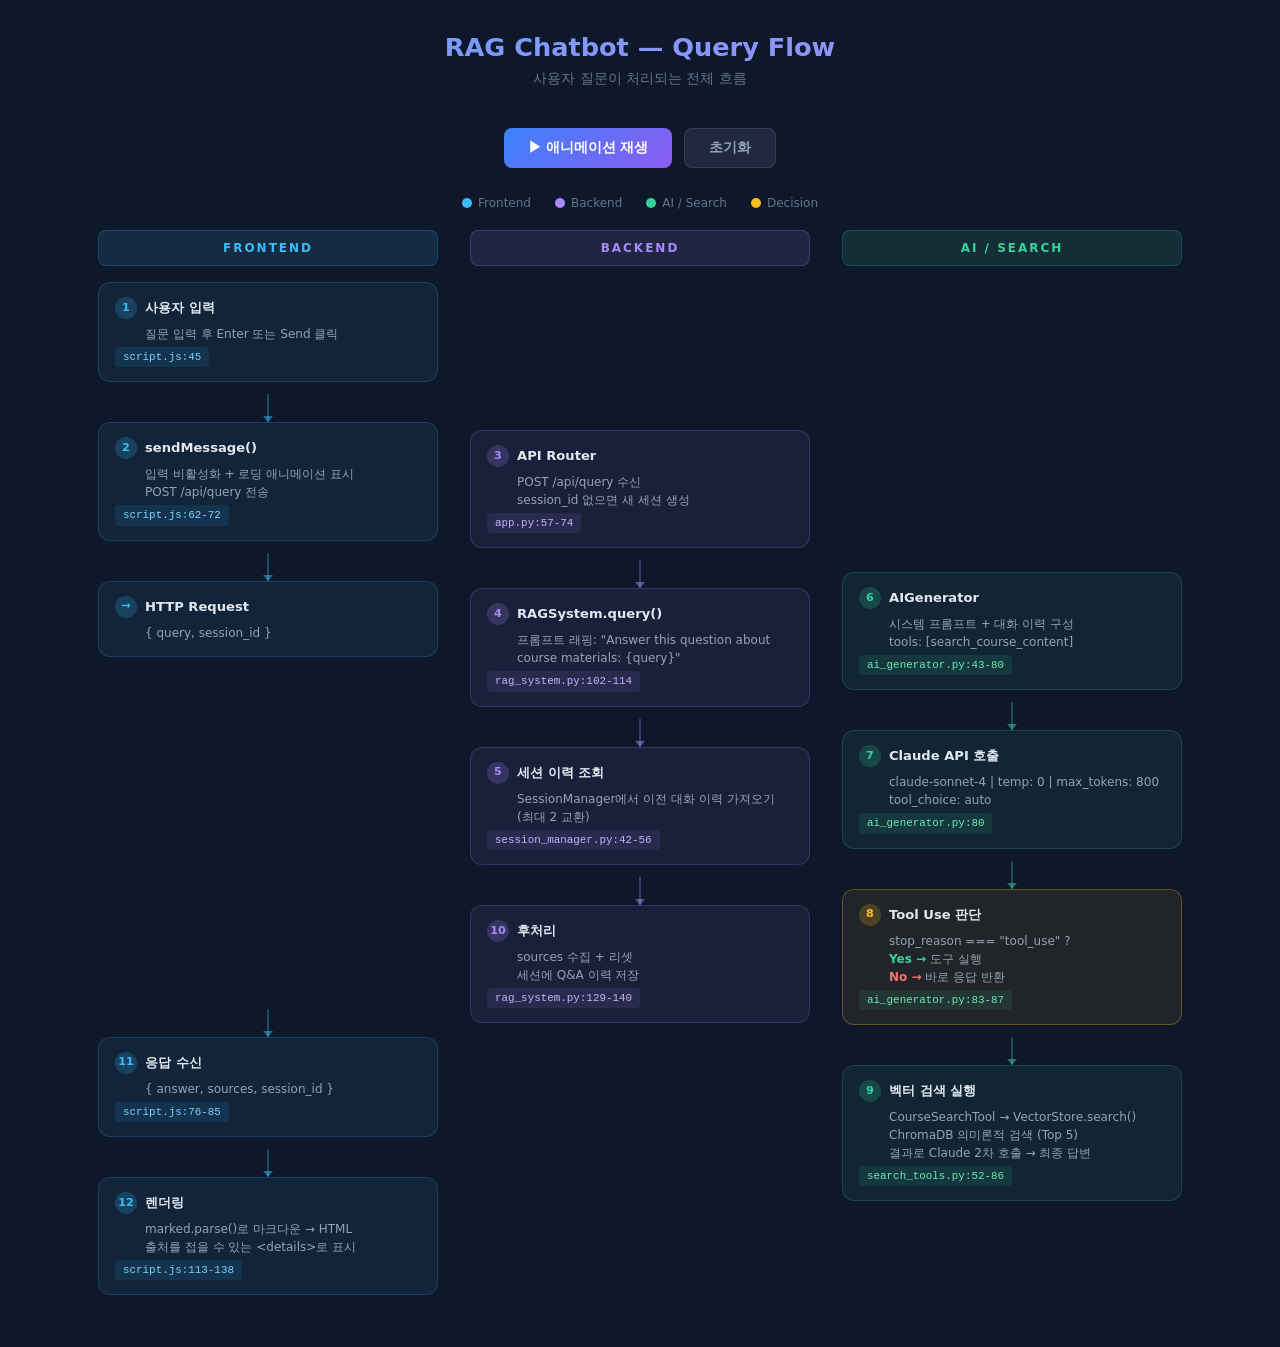
<file: docs/query-flow-diagram.html>
<!DOCTYPE html>
<html lang="en">
<head>
  <meta charset="UTF-8">
  <meta name="viewport" content="width=device-width, initial-scale=1.0">
  <title>RAG Query Flow Diagram</title>
  <style>
    * { margin: 0; padding: 0; box-sizing: border-box; }

    body {
      background: #0f172a;
      color: #e2e8f0;
      font-family: 'Segoe UI', system-ui, -apple-system, sans-serif;
      min-height: 100vh;
      overflow-x: hidden;
    }

    h1 {
      text-align: center;
      padding: 32px 16px 8px;
      font-size: 1.6rem;
      font-weight: 700;
      background: linear-gradient(135deg, #60a5fa, #a78bfa);
      -webkit-background-clip: text;
      -webkit-text-fill-color: transparent;
    }

    .subtitle {
      text-align: center;
      color: #64748b;
      font-size: 0.85rem;
      margin-bottom: 24px;
    }

    /* 레이아웃 */
    .diagram {
      display: flex;
      justify-content: center;
      gap: 32px;
      padding: 0 24px 40px;
      max-width: 1200px;
      margin: 0 auto;
    }

    .lane {
      flex: 1;
      max-width: 340px;
      position: relative;
    }

    .lane-header {
      text-align: center;
      font-size: 0.75rem;
      font-weight: 600;
      text-transform: uppercase;
      letter-spacing: 2px;
      padding: 10px 0;
      margin-bottom: 16px;
      border-radius: 8px;
    }

    .lane-frontend .lane-header {
      background: rgba(56, 189, 248, 0.12);
      color: #38bdf8;
      border: 1px solid rgba(56, 189, 248, 0.2);
    }

    .lane-backend .lane-header {
      background: rgba(167, 139, 250, 0.12);
      color: #a78bfa;
      border: 1px solid rgba(167, 139, 250, 0.2);
    }

    .lane-ai .lane-header {
      background: rgba(52, 211, 153, 0.12);
      color: #34d399;
      border: 1px solid rgba(52, 211, 153, 0.2);
    }

    /* 노드 */
    .node {
      position: relative;
      padding: 14px 16px;
      border-radius: 12px;
      margin-bottom: 12px;
      font-size: 0.82rem;
      line-height: 1.5;
      cursor: pointer;
      transition: all 0.3s ease;
      opacity: 0;
      transform: translateY(20px);
    }

    .node.visible {
      opacity: 1;
      transform: translateY(0);
    }

    .node:hover {
      transform: translateY(-2px) scale(1.02);
      z-index: 10;
    }

    .node .step-num {
      display: inline-flex;
      align-items: center;
      justify-content: center;
      width: 22px;
      height: 22px;
      border-radius: 50%;
      font-size: 0.7rem;
      font-weight: 700;
      margin-right: 8px;
      flex-shrink: 0;
    }

    .node .title {
      font-weight: 600;
      display: flex;
      align-items: center;
    }

    .node .detail {
      margin-top: 6px;
      font-size: 0.75rem;
      color: #94a3b8;
      padding-left: 30px;
    }

    .node .file-ref {
      display: inline-block;
      margin-top: 4px;
      font-size: 0.68rem;
      padding: 2px 8px;
      border-radius: 4px;
      font-family: 'SF Mono', 'Fira Code', monospace;
    }

    /* 프론트엔드 노드 */
    .lane-frontend .node {
      background: rgba(56, 189, 248, 0.08);
      border: 1px solid rgba(56, 189, 248, 0.2);
    }

    .lane-frontend .node:hover {
      border-color: rgba(56, 189, 248, 0.5);
      box-shadow: 0 4px 20px rgba(56, 189, 248, 0.15);
    }

    .lane-frontend .step-num {
      background: rgba(56, 189, 248, 0.2);
      color: #38bdf8;
    }

    .lane-frontend .file-ref {
      background: rgba(56, 189, 248, 0.1);
      color: #7dd3fc;
    }

    /* 백엔드 노드 */
    .lane-backend .node {
      background: rgba(167, 139, 250, 0.08);
      border: 1px solid rgba(167, 139, 250, 0.2);
    }

    .lane-backend .node:hover {
      border-color: rgba(167, 139, 250, 0.5);
      box-shadow: 0 4px 20px rgba(167, 139, 250, 0.15);
    }

    .lane-backend .step-num {
      background: rgba(167, 139, 250, 0.2);
      color: #a78bfa;
    }

    .lane-backend .file-ref {
      background: rgba(167, 139, 250, 0.1);
      color: #c4b5fd;
    }

    /* AI 노드 */
    .lane-ai .node {
      background: rgba(52, 211, 153, 0.08);
      border: 1px solid rgba(52, 211, 153, 0.2);
    }

    .lane-ai .node:hover {
      border-color: rgba(52, 211, 153, 0.5);
      box-shadow: 0 4px 20px rgba(52, 211, 153, 0.15);
    }

    .lane-ai .step-num {
      background: rgba(52, 211, 153, 0.2);
      color: #34d399;
    }

    .lane-ai .file-ref {
      background: rgba(52, 211, 153, 0.1);
      color: #6ee7b7;
    }

    /* 분기 노드 */
    .node.decision {
      background: rgba(251, 191, 36, 0.08);
      border: 1px solid rgba(251, 191, 36, 0.3);
    }

    .node.decision:hover {
      border-color: rgba(251, 191, 36, 0.6);
      box-shadow: 0 4px 20px rgba(251, 191, 36, 0.15);
    }

    .node.decision .step-num {
      background: rgba(251, 191, 36, 0.2);
      color: #fbbf24;
    }

    /* 화살표 커넥터 */
    .connector {
      display: flex;
      align-items: center;
      justify-content: center;
      height: 28px;
      position: relative;
      opacity: 0;
      transition: opacity 0.4s ease;
    }

    .connector.visible { opacity: 1; }

    .connector .arrow {
      width: 2px;
      height: 100%;
      position: relative;
    }

    .lane-frontend .connector .arrow { background: rgba(56, 189, 248, 0.3); }
    .lane-backend .connector .arrow { background: rgba(167, 139, 250, 0.3); }
    .lane-ai .connector .arrow { background: rgba(52, 211, 153, 0.3); }

    .connector .arrow::after {
      content: '';
      position: absolute;
      bottom: 0;
      left: 50%;
      transform: translateX(-50%);
      border-left: 5px solid transparent;
      border-right: 5px solid transparent;
    }

    .lane-frontend .connector .arrow::after { border-top: 6px solid rgba(56, 189, 248, 0.5); }
    .lane-backend .connector .arrow::after { border-top: 6px solid rgba(167, 139, 250, 0.5); }
    .lane-ai .connector .arrow::after { border-top: 6px solid rgba(52, 211, 153, 0.5); }

    /* 크로스-레인 화살표 */
    .cross-arrow {
      position: absolute;
      height: 2px;
      opacity: 0;
      transition: opacity 0.5s ease;
      z-index: 5;
    }

    .cross-arrow.visible { opacity: 1; }

    .cross-arrow .line {
      height: 100%;
      width: 100%;
      position: relative;
    }

    .cross-arrow .label {
      position: absolute;
      top: -18px;
      left: 50%;
      transform: translateX(-50%);
      font-size: 0.65rem;
      white-space: nowrap;
      padding: 2px 8px;
      border-radius: 4px;
      font-family: 'SF Mono', 'Fira Code', monospace;
    }

    .cross-arrow.to-right .line::after {
      content: '';
      position: absolute;
      right: -1px;
      top: 50%;
      transform: translateY(-50%);
      border-top: 5px solid transparent;
      border-bottom: 5px solid transparent;
    }

    .cross-arrow.to-left .line::after {
      content: '';
      position: absolute;
      left: -1px;
      top: 50%;
      transform: translateY(-50%);
      border-top: 5px solid transparent;
      border-bottom: 5px solid transparent;
    }

    /* 데이터 패킷 애니메이션 */
    .packet {
      position: absolute;
      width: 8px;
      height: 8px;
      border-radius: 50%;
      pointer-events: none;
      z-index: 20;
    }

    /* 활성 상태 강조 */
    .node.active {
      box-shadow: 0 0 20px rgba(255, 255, 255, 0.1);
    }

    .lane-frontend .node.active { box-shadow: 0 0 25px rgba(56, 189, 248, 0.3); }
    .lane-backend .node.active { box-shadow: 0 0 25px rgba(167, 139, 250, 0.3); }
    .lane-ai .node.active { box-shadow: 0 0 25px rgba(52, 211, 153, 0.3); }
    .node.decision.active { box-shadow: 0 0 25px rgba(251, 191, 36, 0.3); }

    /* 컨트롤 */
    .controls {
      display: flex;
      justify-content: center;
      gap: 12px;
      padding: 16px;
    }

    .controls button {
      padding: 10px 24px;
      border-radius: 8px;
      border: none;
      font-size: 0.85rem;
      font-weight: 600;
      cursor: pointer;
      transition: all 0.2s ease;
    }

    .btn-play {
      background: linear-gradient(135deg, #3b82f6, #8b5cf6);
      color: white;
    }

    .btn-play:hover { transform: translateY(-1px); box-shadow: 0 4px 15px rgba(99, 102, 241, 0.4); }

    .btn-reset {
      background: rgba(100, 116, 139, 0.2);
      color: #94a3b8;
      border: 1px solid rgba(100, 116, 139, 0.3) !important;
    }

    .btn-reset:hover { background: rgba(100, 116, 139, 0.3); }

    /* SVG 오버레이 */
    .svg-overlay {
      position: absolute;
      top: 0;
      left: 0;
      width: 100%;
      height: 100%;
      pointer-events: none;
      z-index: 5;
    }

    .svg-overlay path {
      fill: none;
      stroke-width: 2;
      stroke-dasharray: 6 4;
      opacity: 0;
      transition: opacity 0.5s ease;
    }

    .svg-overlay path.visible { opacity: 0.6; }

    .svg-overlay .arrow-marker {
      fill: currentColor;
    }

    /* 범례 */
    .legend {
      display: flex;
      justify-content: center;
      gap: 24px;
      padding: 12px;
      margin-bottom: 8px;
    }

    .legend-item {
      display: flex;
      align-items: center;
      gap: 6px;
      font-size: 0.75rem;
      color: #64748b;
    }

    .legend-dot {
      width: 10px;
      height: 10px;
      border-radius: 50%;
    }

    /* 반응형 */
    @media (max-width: 900px) {
      .diagram { flex-direction: column; align-items: center; }
      .lane { max-width: 100%; width: 100%; }
    }
  </style>
</head>
<body>
  <h1>RAG Chatbot — Query Flow</h1>
  <p class="subtitle">사용자 질문이 처리되는 전체 흐름</p>

  <div class="controls">
    <button class="btn-play" onclick="playAnimation()">&#9654; 애니메이션 재생</button>
    <button class="btn-reset" onclick="resetAnimation()">초기화</button>
  </div>

  <div class="legend">
    <div class="legend-item"><div class="legend-dot" style="background:#38bdf8"></div> Frontend</div>
    <div class="legend-item"><div class="legend-dot" style="background:#a78bfa"></div> Backend</div>
    <div class="legend-item"><div class="legend-dot" style="background:#34d399"></div> AI / Search</div>
    <div class="legend-item"><div class="legend-dot" style="background:#fbbf24"></div> Decision</div>
  </div>

  <div class="diagram" id="diagram">
    <!-- Frontend Lane -->
    <div class="lane lane-frontend">
      <div class="lane-header">Frontend</div>

      <div class="node" data-step="1">
        <div class="title"><span class="step-num">1</span>사용자 입력</div>
        <div class="detail">질문 입력 후 Enter 또는 Send 클릭</div>
        <span class="file-ref">script.js:45</span>
      </div>

      <div class="connector"><div class="arrow"></div></div>

      <div class="node" data-step="2">
        <div class="title"><span class="step-num">2</span>sendMessage()</div>
        <div class="detail">
          입력 비활성화 + 로딩 애니메이션 표시<br>
          POST /api/query 전송
        </div>
        <span class="file-ref">script.js:62-72</span>
      </div>

      <div class="connector"><div class="arrow"></div></div>

      <div class="node" data-step="2b" style="min-height: 52px;">
        <div class="title"><span class="step-num">→</span>HTTP Request</div>
        <div class="detail">{ query, session_id }</div>
      </div>

      <!-- 빈 공간 (백엔드/AI 처리 중 대기) -->
      <div style="height: 340px;"></div>

      <div class="connector"><div class="arrow"></div></div>

      <div class="node" data-step="11">
        <div class="title"><span class="step-num">11</span>응답 수신</div>
        <div class="detail">{ answer, sources, session_id }</div>
        <span class="file-ref">script.js:76-85</span>
      </div>

      <div class="connector"><div class="arrow"></div></div>

      <div class="node" data-step="12">
        <div class="title"><span class="step-num">12</span>렌더링</div>
        <div class="detail">
          marked.parse()로 마크다운 → HTML<br>
          출처를 접을 수 있는 &lt;details&gt;로 표시
        </div>
        <span class="file-ref">script.js:113-138</span>
      </div>
    </div>

    <!-- Backend Lane -->
    <div class="lane lane-backend">
      <div class="lane-header">Backend</div>

      <div style="height: 148px;"></div>

      <div class="node" data-step="3">
        <div class="title"><span class="step-num">3</span>API Router</div>
        <div class="detail">
          POST /api/query 수신<br>
          session_id 없으면 새 세션 생성
        </div>
        <span class="file-ref">app.py:57-74</span>
      </div>

      <div class="connector"><div class="arrow"></div></div>

      <div class="node" data-step="4">
        <div class="title"><span class="step-num">4</span>RAGSystem.query()</div>
        <div class="detail">
          프롬프트 래핑: "Answer this question about course materials: {query}"
        </div>
        <span class="file-ref">rag_system.py:102-114</span>
      </div>

      <div class="connector"><div class="arrow"></div></div>

      <div class="node" data-step="5">
        <div class="title"><span class="step-num">5</span>세션 이력 조회</div>
        <div class="detail">
          SessionManager에서 이전 대화 이력 가져오기 (최대 2 교환)
        </div>
        <span class="file-ref">session_manager.py:42-56</span>
      </div>

      <div class="connector"><div class="arrow"></div></div>

      <div class="node" data-step="10">
        <div class="title"><span class="step-num">10</span>후처리</div>
        <div class="detail">
          sources 수집 + 리셋<br>
          세션에 Q&A 이력 저장
        </div>
        <span class="file-ref">rag_system.py:129-140</span>
      </div>
    </div>

    <!-- AI Lane -->
    <div class="lane lane-ai">
      <div class="lane-header">AI / Search</div>

      <div style="height: 290px;"></div>

      <div class="node" data-step="6">
        <div class="title"><span class="step-num">6</span>AIGenerator</div>
        <div class="detail">
          시스템 프롬프트 + 대화 이력 구성<br>
          tools: [search_course_content]
        </div>
        <span class="file-ref">ai_generator.py:43-80</span>
      </div>

      <div class="connector"><div class="arrow"></div></div>

      <div class="node" data-step="7">
        <div class="title"><span class="step-num">7</span>Claude API 호출</div>
        <div class="detail">
          claude-sonnet-4 | temp: 0 | max_tokens: 800<br>
          tool_choice: auto
        </div>
        <span class="file-ref">ai_generator.py:80</span>
      </div>

      <div class="connector"><div class="arrow"></div></div>

      <div class="node decision" data-step="8">
        <div class="title"><span class="step-num">8</span>Tool Use 판단</div>
        <div class="detail">
          stop_reason === "tool_use" ?<br>
          <strong style="color:#34d399">Yes →</strong> 도구 실행<br>
          <strong style="color:#f87171">No →</strong> 바로 응답 반환
        </div>
        <span class="file-ref">ai_generator.py:83-87</span>
      </div>

      <div class="connector"><div class="arrow"></div></div>

      <div class="node" data-step="9">
        <div class="title"><span class="step-num">9</span>벡터 검색 실행</div>
        <div class="detail">
          CourseSearchTool → VectorStore.search()<br>
          ChromaDB 의미론적 검색 (Top 5)<br>
          결과로 Claude 2차 호출 → 최종 답변
        </div>
        <span class="file-ref">search_tools.py:52-86</span>
      </div>
    </div>
  </div>

  <script>
    const STEP_DELAY = 400;

    const steps = [
      { step: "1",  delay: 0 },
      { step: "2",  delay: 1 },
      { step: "2b", delay: 2 },
      { step: "3",  delay: 3 },
      { step: "4",  delay: 4 },
      { step: "5",  delay: 5 },
      { step: "6",  delay: 6 },
      { step: "7",  delay: 7 },
      { step: "8",  delay: 8 },
      { step: "9",  delay: 9 },
      { step: "10", delay: 10 },
      { step: "11", delay: 11 },
      { step: "12", delay: 12 },
    ];

    function showAllInstant() {
      document.querySelectorAll('.node').forEach(n => n.classList.add('visible'));
      document.querySelectorAll('.connector').forEach(c => c.classList.add('visible'));
    }

    function resetAnimation() {
      document.querySelectorAll('.node').forEach(n => {
        n.classList.remove('visible', 'active');
      });
      document.querySelectorAll('.connector').forEach(c => {
        c.classList.remove('visible');
      });
    }

    function playAnimation() {
      resetAnimation();

      let prevNode = null;

      steps.forEach(({ step, delay }) => {
        setTimeout(() => {
          const node = document.querySelector(`[data-step="${step}"]`);
          if (!node) return;

          // 이전 노드 비활성화
          if (prevNode) prevNode.classList.remove('active');

          // 현재 노드 활성화
          node.classList.add('visible', 'active');
          prevNode = node;

          // 이 노드 앞의 커넥터도 표시
          const prevSibling = node.previousElementSibling;
          if (prevSibling && prevSibling.classList.contains('connector')) {
            prevSibling.classList.add('visible');
          }

          // 뷰포트에 보이게 스크롤
          node.scrollIntoView({ behavior: 'smooth', block: 'nearest' });
        }, delay * STEP_DELAY);
      });

      // 마지막 노드 활성 해제
      setTimeout(() => {
        if (prevNode) prevNode.classList.remove('active');
      }, (steps.length + 1) * STEP_DELAY);
    }

    // 페이지 로드 시 모두 표시
    window.addEventListener('DOMContentLoaded', showAllInstant);
  </script>
</body>
</html>
</file>
